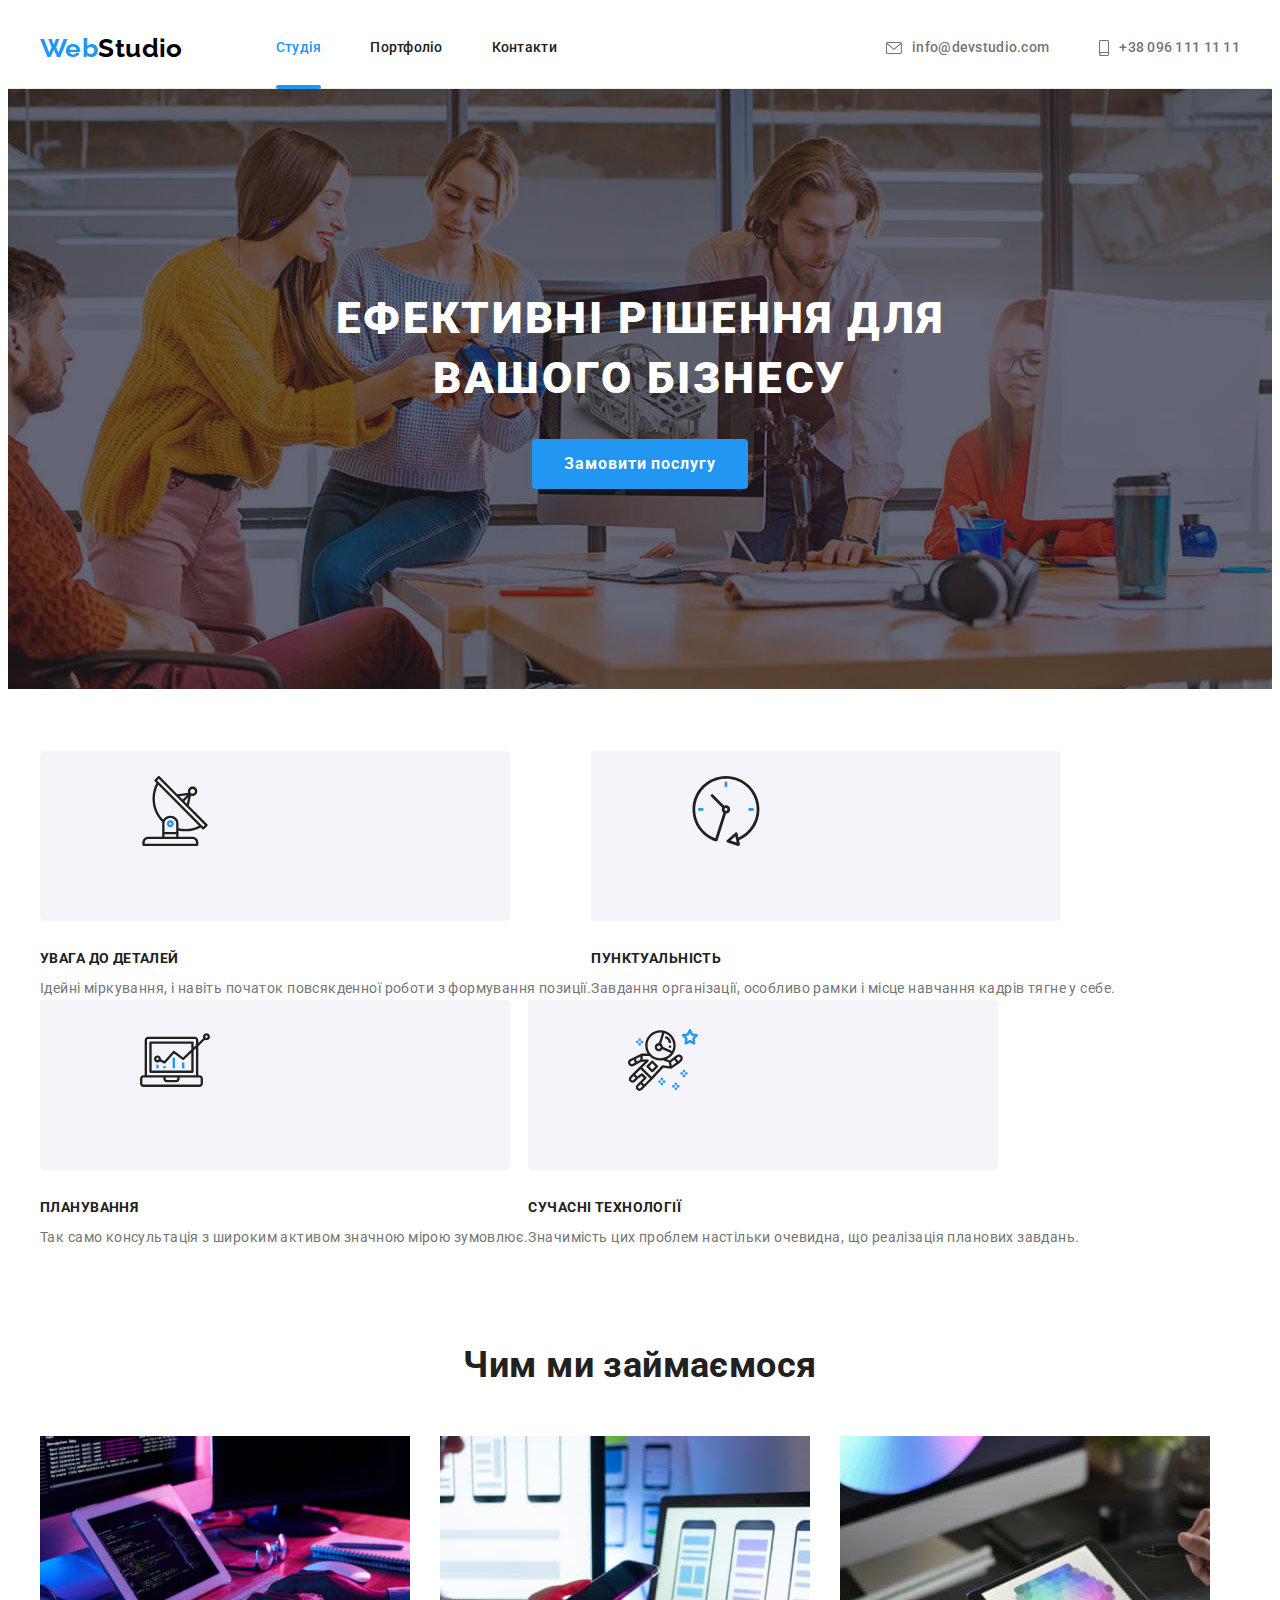
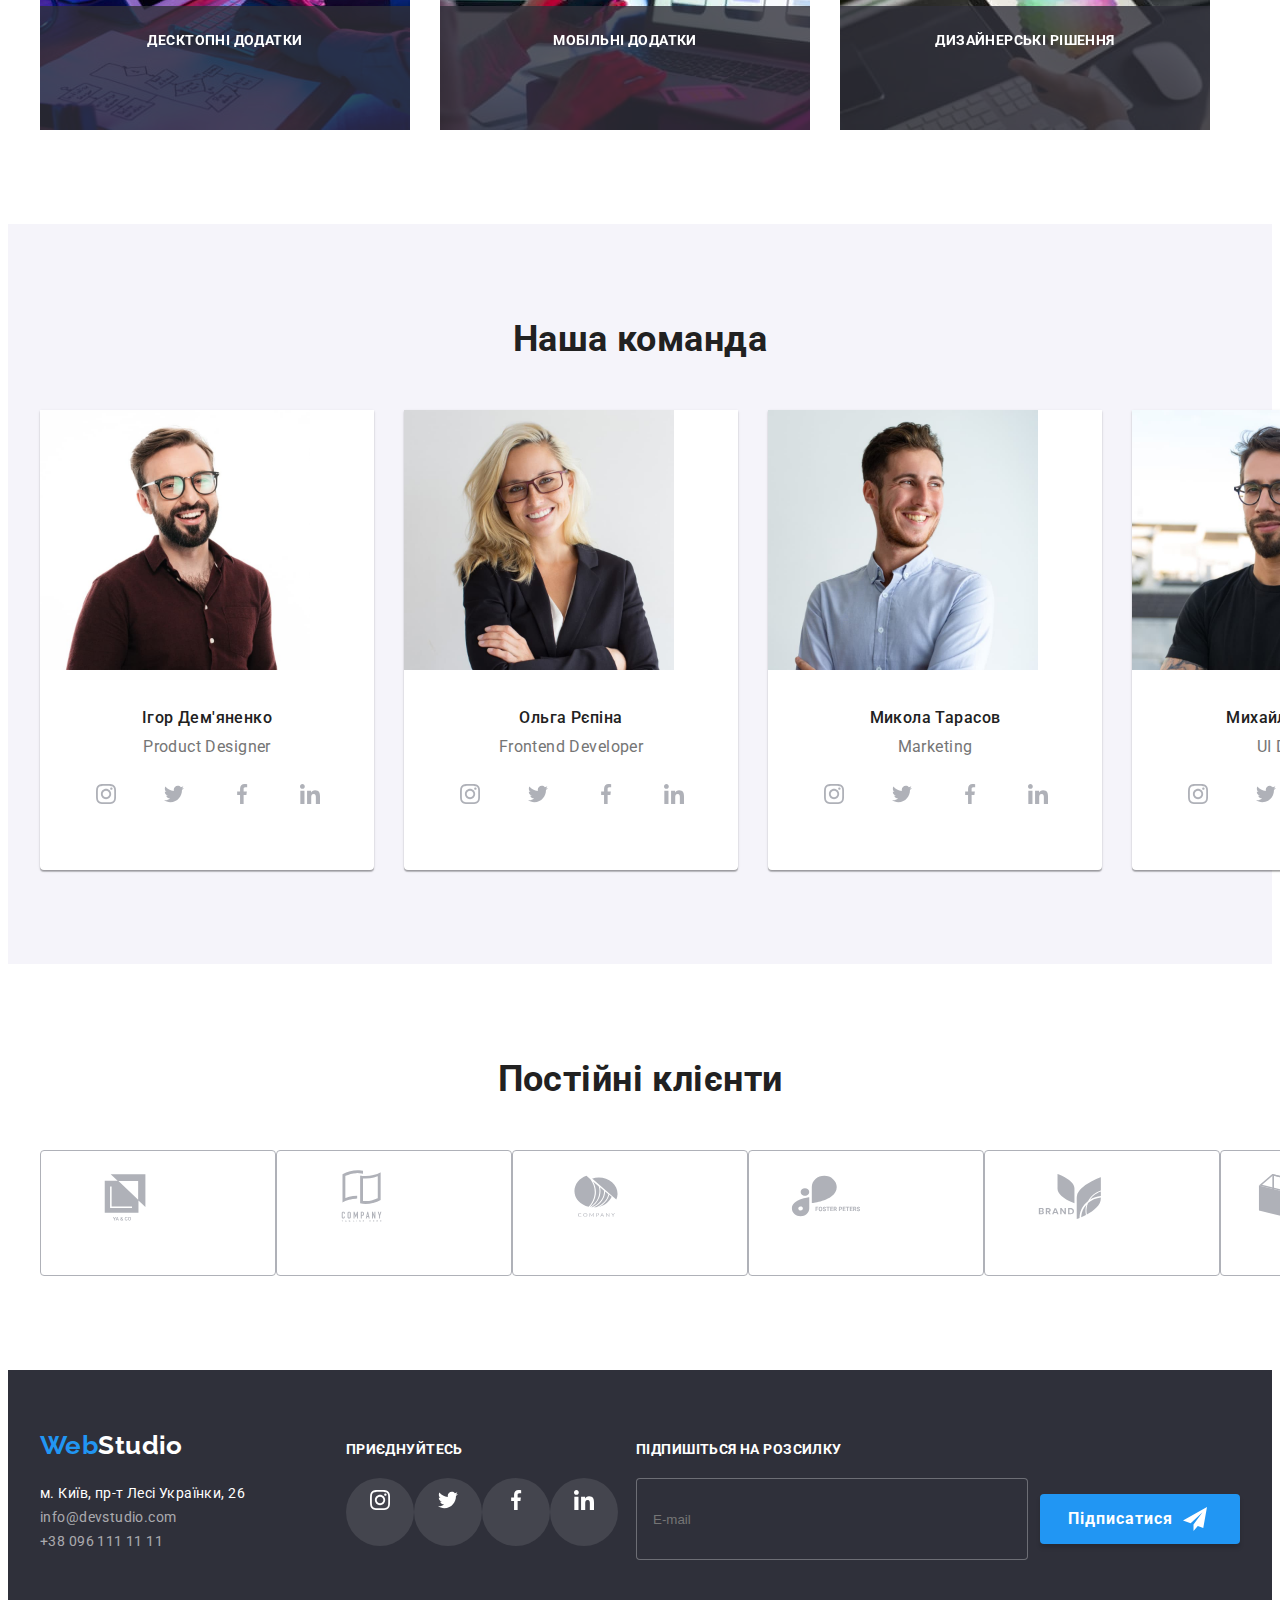
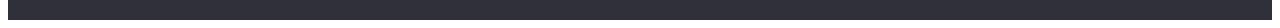
<file: index.html>
<!DOCTYPE html>
<html lang="uk">
<head>
    <meta charset="UTF-8">
    <meta http-equiv="X-UA-Compatible" content="IE=edge">
    <meta name="viewport" content="width=device-width, initial-scale=1.0">
    <title>Студія</title>
    <link rel="preconnect" href="https://fonts.googleapis.com">
    <link rel="preconnect" href="https://fonts.gstatic.com" crossorigin>
    <link href="https://fonts.googleapis.com/css2?family=Raleway:wght@700&family=Roboto:wght@400;500;700;900&display=swap" rel="stylesheet">
    <link rel="stylesheet" href="https://cdnjs.cloudflare.com/ajax/libs/modern-normalize/1.1.0/modern-normalize.min.css" integrity="sha512-wpPYUAdjBVSE4KJnH1VR1HeZfpl1ub8YT/NKx4PuQ5NmX2tKuGu6U/JRp5y+Y8XG2tV+wKQpNHVUX03MfMFn9Q==" crossorigin="anonymous" referrerpolicy="no-referrer" />
    <link rel="stylesheet" href="./css/styles.css">
</head>
<body>
    <header>
        <div class="container page-header">
            <nav class="main-nav">
                <a class="logo link" href="./index.html">Web<span class="logo-black">Studio</span></a>
                <ul class="site-nav list">
                    <li class="item"><a class="link current" href="./index.html">Студія</a></li>
                    <li class="item"><a class="link" href="./portfolio.html">Портфоліо</a></li>
                    <li class="item"><a class="link" href="#">Контакти</a></li>
                </ul>
            </nav>            
            <ul class="contact list">
                <li class="item">
                    <a class="contact link" href="mailto:info@devstudio.com">
                    <svg class="contact-icon" width="16" height="12">
                        <use href="./images/sprite.svg#envelope"></use>
                    </svg>
                    info@devstudio.com</a></li>
                <li class="item">
                    <a class="contact link" href="tel:+380961111111">
                        <svg class="contact-icon" width="10" height="16">
                        <use href="./images/sprite.svg#smartphone"></use>
                    </svg>                    
                    +38 096 111 11 11</a></li>
            </ul>
        </div>
    </header>
    <main>
        <section class="hero">
                <h1 class="hero-title">Ефективні рішення для вашого бізнесу</h1>
                <button class="hero-btn" type="button" data-modal-open>Замовити послугу</button>
                <div class="backdrop is-hidden" data-modal>
                    <div class="modal">
                        <button class="btn-close" data-modal-close>
                            <svg class="close-icon" width="18" height="18">
                                <use href="./images/sprite.svg#close"></use>
                            </svg>
                        </button>
                        <form class="modal-form">
                            <h2>Залиште свої дані, ми вам передзвонимо</h2>
                            <div class="modal-field">
                                <label class="modal-label" for="name">Ім'я</label>
                                <input class="modal-input" type="text" name="name" id="name" autocomplete="off">
                                <svg class="modal-icon" width="18" height="18">
                                    <use href="./images/sprite.svg#person"></use>
                                </svg>
                            </div>
                            <div class="modal-field">
                                <label class="modal-label" for="tel">Телефон</label>
                                <input class="modal-input" type="tel" name="tel" id="tel" autocomplete="off">
                                <svg class="modal-icon" width="18" height="18">
                                    <use href="./images/sprite.svg#phone"></use>
                                </svg>
                            </div>
                            <div class="modal-field">
                                <label class="modal-label" for="email">Пошта</label>
                                <input class="modal-input" type="email" name="email" id="email" autocomplete="off">
                                <svg class="modal-icon" width="18" height="18">
                                    <use href="./images/sprite.svg#email"></use>
                                </svg>
                            </div> 
                            <label class="modal-label" for="comment">Коментар</label>
                            <textarea class="modal-comment" name="comment" id="comment" placeholder="Введіть текст"></textarea>
                            <label class="check-label">
                                <input class="checkbox" type="checkbox" name="license" value="yes" />
                                <span class="check-icon"></span>
                                <!-- <svg class="check-icon" width="16" height="15">
                                    <use href="./images/sprite.svg#icon-check"></use>
                                </svg>  -->
                                Погоджуюся з розсилкою та приймаю
                                <a class="check-link" href="#">Умови договору</a>
                            </label>
                            <button class="btn-modal" type="submit">Відправити</button>
                        </form>
                    </div>
                </div>
        </section>
        <section class="features">
            <div class="container">
                <h2 class="visually-hidden">Наші переваги</h2>
                <ul class="list ">
                    <li>
                        <div class="features-bg">
                            <svg class="features-icon" width="70px" height="70px">
                                <use href="./images/sprite.svg#antenna"></use>
                            </svg>
                        </div>
                        <h3 class="features-title">Увага до деталей</h3>
                        <p>Ідейні міркування, і навіть початок повсякденної роботи з формування позиції.</p>
                    </li>
                    <li>
                        <div class="features-bg">
                            <svg class="features-icon" width="70px" height="70px">
                                <use href="./images/sprite.svg#clock"></use>
                            </svg>
                        </div>
                        <h3 class="features-title">Пунктуальність</h3>
                        <p>Завдання організації, особливо рамки і місце навчання кадрів тягне у себе.</p>
                    </li>
                    <li>
                        <div class="features-bg">
                            <svg class="features-icon" width="70px" height="70px">
                                <use href="./images/sprite.svg#diagram"></use>
                            </svg>
                        </div>
                        <h3 class="features-title">Планування</h3>
                        <p>Так само консультація з широким активом значною мірою зумовлює.</p>
                    </li>
                    <li>
                        <div class="features-bg">
                            <svg class="features-icon" width="70px" height="70px">
                                <use href="./images/sprite.svg#astronaut"></use>
                            </svg>
                        </div>
                        <h3 class="features-title">Сучасні технології</h3>
                        <p>Значимість цих проблем настільки очевидна, що реалізація планових завдань.</p>
                    </li>
                </ul>
            </div>
        </section>
        <section class="business section">
            <div class="container">
                <h2 class="section-title">Чим ми займаємося</h2>
                <ul class="list">
                    <li class="item">
                        <img src="./images/box1.jpg" alt="Алгоритми і коди на екрані" width="370" height="294">
                        <h3 class="business-description">Десктопні додатки</h3>
                    </li>
                    <li class="item">
                        <img src="./images/box2.jpg" alt="Людина працює за комп'ютером" width="370" height="294">
                        <h3 class="business-description">Мобільні додатки</h3>
                    </li>
                    <li class="item">
                        <img src="./images/box3.jpg" alt="Планшетка кольорів" width="370" height="294">
                        <h3 class="business-description">Дизайнерські рішення</h3>
                    </li>
                </ul>
            </div>
        </section>
        <section class="team section">
            <div class="container">
                <h2 class="section-title">Наша команда</h2>
                <ul class=" team list">
                <li class="team-card">
                    <img src="./images/teamcard1.jpg" alt="Хлопець в окулярах" width="270" height="260">
                    <h3>Ігор Дем'яненко</h3>
                    <p lang="en">Product Designer</p>
                    <ul class="team-social list">
                        <li>
                            <a class="link" href="#">
                                <svg class="icon" width="20" height="20">
                                    <use href="./images/sprite.svg#instagram"></use>
                                </svg>
                            </a>
                        </li>
                        <li>
                            <a class="link" href="#">
                                <svg class="icon" width="20" height="20">
                                    <use href="./images/sprite.svg#twitter"></use>
                                </svg>
                            </a>
                        </li>
                        <li>
                            <a class="link" href="#">
                                <svg class="icon" width="20" height="20">
                                    <use href="./images/sprite.svg#facebook"></use>
                                </svg>
                            </a>
                        </li>
                        <li>
                            <a class="link" href="#">
                                <svg class="icon" width="20" height="20">
                                    <use href="./images/sprite.svg#linkedin"></use>
                                </svg>
                            </a>
                        </li>
                    </ul>                   
                </li>
                <li class="team-card">
                    <img src="./images/teamcard2.jpg" alt="Білява дівчина в діловому костюмі" width="270" height="260">
                    <h3>Ольга Рєпіна</h3>
                    <p lang="en">Frontend Developer</p>
                    <ul class="team-social list">
                        <li>
                            <a class="link" href="#">
                                <svg class="icon" width="20" height="20">
                                    <use href="./images/sprite.svg#instagram"></use>
                                </svg>
                            </a>
                        </li>
                        <li>
                            <a class="link" href="#">
                                <svg class="icon" width="20" height="20">
                                    <use href="./images/sprite.svg#twitter"></use>
                                </svg>
                            </a>
                        </li>
                        <li>
                            <a class="link" href="#">
                                <svg class="icon" width="20" height="20">
                                    <use href="./images/sprite.svg#facebook"></use>
                                </svg>
                            </a>
                        </li>
                        <li>
                            <a class="link" href="#">
                                <svg class="icon" width="20" height="20">
                                    <use href="./images/sprite.svg#linkedin"></use>
                                </svg>
                            </a>
                        </li>
                    </ul>
                </li>
                <li class="team-card">
                    <img src="./images/teamcard3.jpg" alt="Хлопець посміхається" width="270" height="260">
                    <h3>Микола Тарасов</h3>
                    <p lang="en">Marketing</p>
                    <ul class="team-social list">
                        <li>
                            <a class="link" href="#">
                                <svg class="icon" width="20" height="20">
                                    <use href="./images/sprite.svg#instagram"></use>
                                </svg>
                            </a>
                        </li>
                        <li>
                            <a class="link" href="#">
                                <svg class="icon" width="20" height="20">
                                    <use href="./images/sprite.svg#twitter"></use>
                                </svg>
                            </a>
                        </li>
                        <li>
                            <a class="link" href="#">
                                <svg class="icon" width="20" height="20">
                                    <use href="./images/sprite.svg#facebook"></use>
                                </svg>
                            </a>
                        </li>
                        <li>
                            <a class="link" href="#">
                                <svg class="icon" width="20" height="20">
                                    <use href="./images/sprite.svg#linkedin"></use>
                                </svg>
                            </a>
                        </li>
                    </ul>
                </li>
                <li class="team-card">
                    <img src="./images/teamcard4.jpg" alt="Бородатий хлопець на вулиці" width="270" height="260">
                    <h3>Михайло Єрмаков</h3>
                    <p lang="en">UI Designer</p>
                    <ul class="team-social list">
                        <li>
                            <a class="link" href="#">
                                <svg class="icon" width="20" height="20">
                                    <use href="./images/sprite.svg#instagram"></use>
                                </svg>
                            </a>
                        </li>
                        <li>
                            <a class="link" href="#">
                                <svg class="icon" width="20" height="20">
                                    <use href="./images/sprite.svg#twitter"></use>
                                </svg>
                            </a>
                        </li>
                        <li>
                            <a class="link" href="#">
                                <svg class="icon" width="20" height="20">
                                    <use href="./images/sprite.svg#facebook"></use>
                                </svg>
                            </a>
                        </li>
                        <li>
                            <a class="link" href="#">
                                <svg class="icon" width="20" height="20">
                                    <use href="./images/sprite.svg#linkedin"></use>
                                </svg>
                            </a>
                        </li>
                    </ul>
                </li>
            </ul>
            </div>
        </section>
        <section class="clients section">
                    <div class="container">
                        <h2 class="section-title">Постійні клієнти</h2>
                        <ul class="clients-logo list">
                            <li>
                                <a class="clients-item link" href="#">
                                    <svg class="clients-icon" width="106px" height="60px">
                                        <use href="./images/sprite.svg#co1"></use>
                                    </svg>
                                </a>
                            </li>
                            <li>
                                <a class="clients-item link" href="#">
                                    <svg class="clients-icon" width="106px" height="60px">
                                        <use href="./images/sprite.svg#co2"></use>
                                    </svg>
                                </a>
                            </li>
                            <li>
                                <a class="clients-item link" href="#">
                                    <svg class="clients-icon" width="106px" height="60px">
                                        <use href="./images/sprite.svg#co3"></use>
                                    </svg>
                                </a>
                            </li>
                            <li>
                                <a class="clients-item link" href="#">
                                    <svg class="clients-icon" width="106px" height="60px">
                                        <use href="./images/sprite.svg#co4"></use>
                                    </svg>
                                </a>
                            </li>
                            <li>
                                <a class="clients-item link" href="#">
                                    <svg class="clients-icon" width="106px" height="60px">
                                        <use href="./images/sprite.svg#co5"></use>
                                    </svg>
                                </a>
                            </li>
                            <li>
                                <a class="clients-item link" href="#">
                                    <svg class="clients-icon" width="106px" height="60px">
                                        <use href="./images/sprite.svg#co6"></use>
                                    </svg>
                                </a>
                            </li>
                        </ul>
                    </div>
        </section>
    </main>
    <footer class="footer">
        <div class="container">
           <div class="address-box">
            <a class="logo link" href="./index.html">Web<span class="logo-white">Studio</span></a>
            <address class="address">
                <ul class="list">
                    <li><a class="maps link" href="https://goo.gl/maps/UFJSVbyNA3431gMz5" target="_blank"
                            rel="noopener noreferrer nofollow">
                            м. Київ, пр-т Лесі Українки, 26</a></li>
                    <li><a class="footer-contact link" href="mailto:info@devstudio.com">info@devstudio.com</a></li>
                    <li><a class="footer-contact link" href="tel:+380961111111">+38 096 111 11 11</a></li>
                </ul>
            </address>
           </div>
            <div class="footer-social">
                <h2>Приєднуйтесь</h2>
                <ul class="list">
                    <li>
                        <a class="link" href="">
                            <svg class="footer-icon" width="20" height="20">
                                <use href="./images/sprite.svg#instagram"></use>
                            </svg>
                        </a>
                    </li>
                    <li>
                        <a class="link" href="">
                            <svg class="footer-icon" width="20" height="20">
                                <use href="./images/sprite.svg#twitter"></use>
                            </svg>
                        </a>
                    </li>
                    <li>
                        <a class="link" href="">
                            <svg class="footer-icon" width="20" height="20">
                                <use href="./images/sprite.svg#facebook"></use>
                            </svg>
                        </a>
                    </li>
                    <li>
                        <a class="link" href="">
                            <svg class="footer-icon" width="20" height="20">
                                <use href="./images/sprite.svg#linkedin"></use>
                            </svg>
                        </a>
                    </li>
                </ul>
            </div>
            <form class="footer-form" autocomplete="off">
                <h2>Підпишіться на розсилку</h2>
                <div class="footer-field">
                    <label>
                        <input class="footer-input" placeholder="E-mail" type="email" name="email">
                    </label>
                    <button class="btn-send" type="submit">Підписатися
                        <svg class="icon-send" width="24" height="24">
                            <use href="./images/sprite.svg#icon-send"></use>
                        </svg>
                    </button>
                </div>
            </form>           
        </div>
    </footer>
    <script src="./js/modal.js"></script>
</body>
</html>
</file>
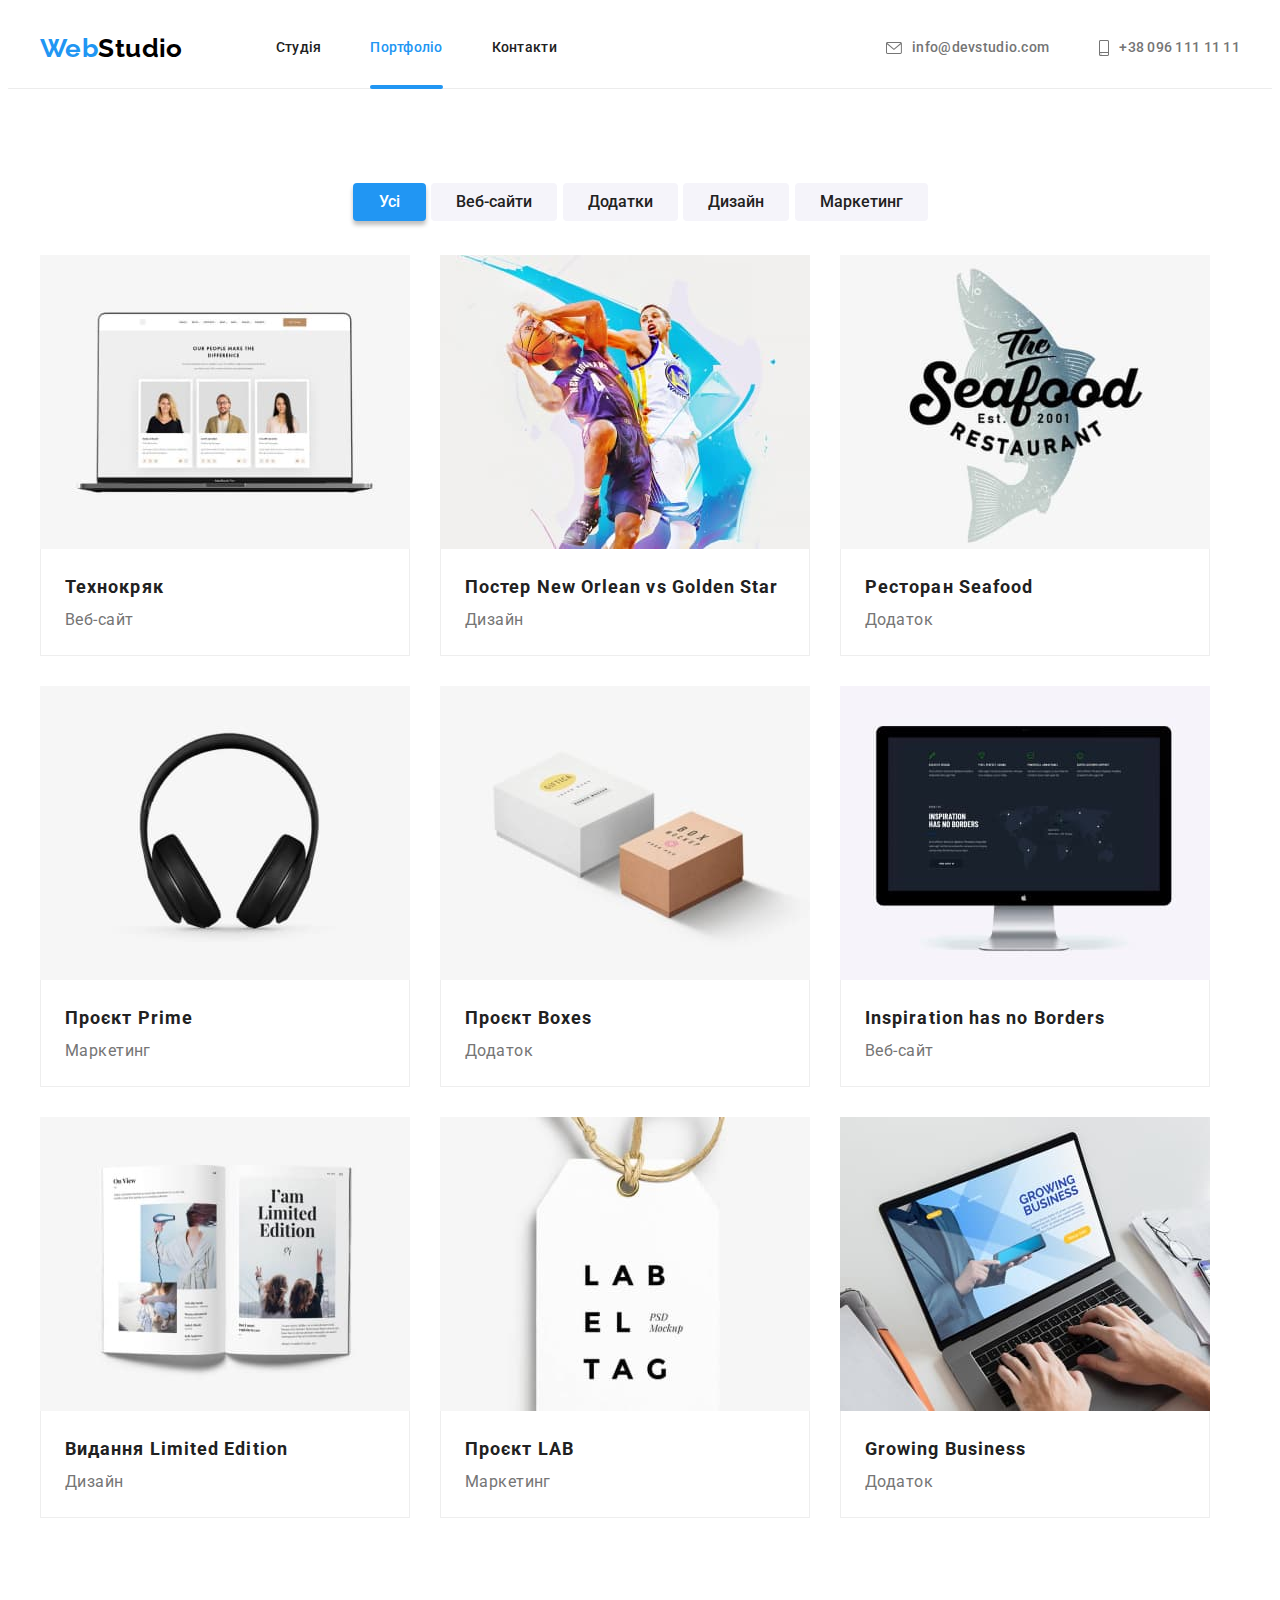
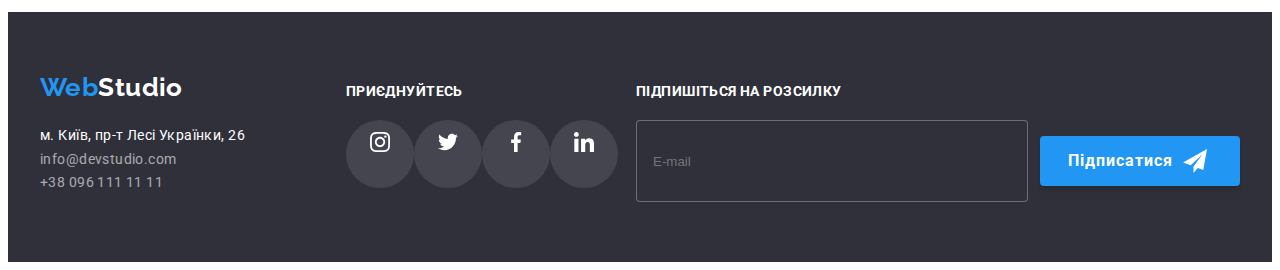
<file: portfolio.html>
<!DOCTYPE html>
<html lang="uk">
<head>
    <meta charset="UTF-8">
    <meta http-equiv="X-UA-Compatible" content="IE=edge">
    <meta name="viewport" content="width=device-width, initial-scale=1.0">
    <title>Студія</title>
    <link rel="preconnect" href="https://fonts.googleapis.com">
    <link rel="preconnect" href="https://fonts.gstatic.com" crossorigin>
    <link href="https://fonts.googleapis.com/css2?family=Raleway:wght@700&family=Roboto:wght@400;500;700;900&display=swap" rel="stylesheet">
    <link rel="stylesheet" href="https://cdnjs.cloudflare.com/ajax/libs/modern-normalize/1.1.0/modern-normalize.min.css" integrity="sha512-wpPYUAdjBVSE4KJnH1VR1HeZfpl1ub8YT/NKx4PuQ5NmX2tKuGu6U/JRp5y+Y8XG2tV+wKQpNHVUX03MfMFn9Q==" crossorigin="anonymous" referrerpolicy="no-referrer" />
    <link rel="stylesheet" href="./css/styles.css">
</head>
<body>
<header>
    <div class="container page-header">
        <nav class="main-nav">
            <a class="logo link" href="./index.html">Web<span class="logo-black">Studio</span></a>
            <ul class="site-nav list">
                <li class="item"><a class="link" href="./index.html">Студія</a></li>
                <li class="item"><a class="link current" href="./portfolio.html">Портфоліо</a></li>
                <li class="item"><a class="link" href="#">Контакти</a></li>
            </ul>
        </nav>
        <ul class="contact list">
            <li class="item">
                <a class="contact link" href="mailto:info@devstudio.com">
                    <svg class="contact-icon" width="16" height="12">
                        <use href="./images/sprite.svg#envelope"></use>
                    </svg>
                    info@devstudio.com</a>
            </li>
            <li class="item">
                <a class="contact link" href="tel:+380961111111">
                    <svg class="contact-icon" width="10" height="16">
                        <use href="./images/sprite.svg#smartphone"></use>
                    </svg>
                    +38 096 111 11 11</a>
            </li>
        </ul>
    </div>
</header>
    <main>
        <section class="portfolio section">
        <div class="container">
                <h1 class="visually-hidden">Наші роботи</h1>
                <ul class="radio-btn list">
                    <li class="item"><button class="btn current" type="button">Усі</button></li>
                    <li class="item"><button class="btn" type="button">Веб-сайти</button></li>
                    <li class="item"><button class="btn" type="button">Додатки</button></li>
                    <li class="item"><button class="btn" type="button">Дизайн</button></li>
                    <li class="item"><button class="btn" type="button">Маркетинг</button></li>
                </ul>
                <ul class="work-card list">
                    <li class="item"><a class="works link" href="#">
                            <div class="work-thumb">
                                <img src="./images/tehnokryak.jpg" alt="Сторінка компанії" width="370" height="294">
                                <div class="work-overlay">
                                    <p class="info">
                                        Ресурс пропонує комплексні пропозиції з різним рівнем функціоналу та сервісів. Все це дозволить відвідувачу отримати
                                        вичерпні відомості про компанію чи приватну особу.
                                    </p>
                                </div>
                            </div>
                            <div class="description">
                                <h2>Технокряк</h2>
                                <p>Веб-сайт</p>
                            </div>
                        </a>
                    </li>
                    <li class="item"><a class="works link" href="#">
                            <div class="work-thumb">
                                <img src="./images/poster.jpg" alt="Баскетболісти" width="370" height="294">
                                <div class="work-overlay">
                                    <p class="info">
                                        Ресурс пропонує комплексні пропозиції з різним рівнем функціоналу та сервісів. Все це дозволить відвідувачу
                                        отримати
                                        вичерпні відомості про компанію чи приватну особу.
                                    </p>
                                </div>
                            </div>
                            <div class="description">
                                <h2>Постер New Orlean vs Golden Star</h2>
                                <p>Дизайн</p>
                            </div>
                        </a>
                    </li>
                    <li class="item"><a class="works link" href="#">
                            <div class="work-thumb">
                                <img src="./images/seafood.jpg" alt="Логотип си фуд ресторана" width="370" height="294">
                                <div class="work-overlay">
                                    <p class="info">
                                        Ресурс пропонує комплексні пропозиції з різним рівнем функціоналу та сервісів. Все це дозволить відвідувачу
                                        отримати
                                        вичерпні відомості про компанію чи приватну особу.
                                    </p>
                                </div>
                            </div>
                            <div class="description">
                                <h2>Ресторан Seafood</h2>
                                <p>Додаток</p>
                           </div> 
                        </a>
                    </li>
                    <li class="item"><a class="works link" href="#">
                            <div class="work-thumb">
                                <img src="./images/prime.jpg" alt="Навушники" width="370" height="294">
                                <div class="work-overlay">
                                    <p class="info">
                                        Ресурс пропонує комплексні пропозиції з різним рівнем функціоналу та сервісів. Все це дозволить відвідувачу
                                        отримати
                                        вичерпні відомості про компанію чи приватну особу.
                                    </p>
                                </div>
                            </div>
                            <div class="description">
                                <h2>Проєкт Prime</h2>
                                <p>Маркетинг</p>
                            </div>
                        </a>
                    </li>
                    <li class="item"><a class="works link" href="#">
                            <div class="work-thumb">
                                <img src="./images/boxes.jpg" alt="Дві коробки" width="370" height="294">
                                <div class="work-overlay">
                                    <p class="info">
                                        Ресурс пропонує комплексні пропозиції з різним рівнем функціоналу та сервісів. Все це дозволить відвідувачу
                                        отримати
                                        вичерпні відомості про компанію чи приватну особу.
                                    </p>
                                </div>
                            </div>
                            <div class="description">
                                <h2>Проєкт Boxes</h2>
                                <p>Додаток</p>
                           </div>
                        </a>
                    </li>
                    <li class="item"><a class="works link" href="#">
                            <div class="work-thumb">
                                <img src="./images/border.jpg" alt="Монітор" width="370" height="294">
                                <div class="work-overlay">
                                    <p class="info">
                                        Ресурс пропонує комплексні пропозиції з різним рівнем функціоналу та сервісів. Все це дозволить відвідувачу
                                        отримати
                                        вичерпні відомості про компанію чи приватну особу.
                                    </p>
                                </div>
                            </div>
                            <div class="description">
                                <h2>Inspiration has no Borders</h2>
                                <p>Веб-сайт</p>
                            </div>
                        </a>
                    </li>
                    <li class="item"><a class="works link" href="#">
                           <div class="work-thumb">
                            <img src="./images/book.jpg" alt="Розгорнута книга" width="370" height="294">
                            <div class="work-overlay">
                                <p class="info">
                                    Ресурс пропонує комплексні пропозиції з різним рівнем функціоналу та сервісів. Все це дозволить відвідувачу
                                    отримати
                                    вичерпні відомості про компанію чи приватну особу.
                                </p>
                            </div>
                           </div>
                            <div class="description">
                                <h2>Видання Limited Edition</h2>
                                <p>Дизайн</p>
                            </div>
                        </a>
                    </li>
                    <li class="item"><a class="works link" href="#">
                            <div class="work-thumb">
                                <img src="./images/lab.jpg" alt="Лейбл" width="370" height="294">
                                <div class="work-overlay">
                                    <p class="info">
                                        Ресурс пропонує комплексні пропозиції з різним рівнем функціоналу та сервісів. Все це дозволить відвідувачу
                                        отримати
                                        вичерпні відомості про компанію чи приватну особу.
                                    </p>
                                </div>
                            </div>
                            <div class="description">
                                <h2>Проєкт LAB</h2>
                                <p>Маркетинг</p>
                            </div>
                        </a>
                    </li>
                    <li class="item"><a class="works link" href="#">
                            <div class="work-thumb">
                                <img src="./images/business.jpg" alt="Ноутбук" width="370" height="294">
                                <div class="work-overlay">
                                    <p class="info">
                                        Ресурс пропонує комплексні пропозиції з різним рівнем функціоналу та сервісів. Все це дозволить відвідувачу
                                        отримати
                                        вичерпні відомості про компанію чи приватну особу.
                                    </p>
                                </div>
                            </div>
                            <div class="description">
                                <h2>Growing Business</h2>
                                <p>Додаток</p>
                            </div>
                        </a>
                    </li>
                </ul>
        </div>
        </section>

    </main>
    <footer class="footer">
        <div class="container">
            <div class="address-box">
                <a class="logo link" href="./index.html">Web<span class="logo-white">Studio</span></a>
                <address class="address">
                    <ul class="list">
                        <li><a class="maps link" href="https://goo.gl/maps/UFJSVbyNA3431gMz5" target="_blank"
                                rel="noopener noreferrer nofollow">
                                м. Київ, пр-т Лесі Українки, 26</a></li>
                        <li><a class="footer-contact link" href="mailto:info@devstudio.com">info@devstudio.com</a></li>
                        <li><a class="footer-contact link" href="tel:+380961111111">+38 096 111 11 11</a></li>
                    </ul>
                </address>
            </div>
            <div class="footer-social">
                <h2>Приєднуйтесь</h2>
                <ul class="list">
                    <li>
                        <a class="link" href="">
                            <svg class="footer-icon" width="20" height="20">
                                <use href="./images/sprite.svg#instagram"></use>
                            </svg>
                        </a>
                    </li>
                    <li>
                        <a class="link" href="">
                            <svg class="footer-icon" width="20" height="20">
                                <use href="./images/sprite.svg#twitter"></use>
                            </svg>
                        </a>
                    </li>
                    <li>
                        <a class="link" href="">
                            <svg class="footer-icon" width="20" height="20">
                                <use href="./images/sprite.svg#facebook"></use>
                            </svg>
                        </a>
                    </li>
                    <li>
                        <a class="link" href="">
                            <svg class="footer-icon" width="20" height="20">
                                <use href="./images/sprite.svg#linkedin"></use>
                            </svg>
                        </a>
                    </li>
                </ul>
            </div>
            <form class="footer-form" autocomplete="off">
                <h2>Підпишіться на розсилку</h2>
                <div class="footer-field">
                    <label>
                        <input class="footer-input" placeholder="E-mail" type="email" name="email">
                    </label>
                    <button class="btn-send" type="submit">Підписатися
                        <svg class="icon-send" width="24" height="24">
                            <use href="./images/sprite.svg#icon-send"></use>
                        </svg>
                    </button>
                </div>
            </form>
        </div>
    </footer>
</body>
</html>
</file>
<file: css/styles.css>
﻿:root {
    --primary-font-weight: 400;
    --secondary-font-weight: 500;
    --title-font-weight: 700;

    --primary-font-size: 14px;
    --secondary-font-size: 16px;
       
    --accent-color: #2196F3;
    --active-accent-color: #188CE8;
    --black-color:  #000000;
    --primary-white-color: #FFFFFF;
    --secondary-white-color: rgba(255, 255, 255, 0.6);
    --main-text-color: #757575;
    --title-text-color: #212121;

    --background-white: #F5F5F5;
    --background-black: #2F303A;
    --primary-background: #F5F4FA;
    --secondary-background: #EEEEEE;

    --border-color: #ECECEC;
    }

body {
    font-family: 'Roboto', sans-serif;
    /*font-weight: var(--primary-font-weight); 400 normal РАБОТАЕТ ОТ БРАУЗЕРА*/
    font-size: var(--primary-font-size);
    line-height: 1.7;
    letter-spacing: 0.03em;

    background-color: var(--primary-white-color);
    color: var(--main-text-color);
}

/* УТИЛИТЫ */
h1, h2, h3, h4, h5, h6, 
p {
    margin-top: 0;
    margin-bottom: 0;
}   
.list {
    margin: 0;
    padding: 0;
    list-style: none;    
}
.link {
text-decoration: none;
}

.container {
    width: 1200px;
    padding-right: 15px;
    padding-left: 15px;
    margin-left: auto;
    margin-right: auto;
}

/*Header and Footer*/
header {
    border-bottom: 1px solid var(--border-color);
}
.page-header {
    display: flex;
    align-items: center;
    /* padding-top: 24px;
    padding-bottom: 25px; */
}


/* Logo */
.logo { 
    margin-right: 93px;
    /* ВОПРОС
        display: block;
        padding-top: 24px;
        padding-bottom: 25px; хотела увеличить площадь ссылки, как у Репеты, но паддинги элементов и контейнера суммируются , а, считаю, для размера контейнера грамотнее ставить паддинги .page-header, а не устанавливать размер за счет паддингов ссылок. Как сделать и грамотно и площадь ссылок увеличить? */

    font-family: 'Raleway', sans-serif;
    font-weight: var(--title-font-weight);
    font-size: 26px;
    line-height: 1.19;
    color: var(--accent-color);

    transition: color 250ms cubic-bezier(0.4, 0, 0.2, 1);
    }
.logo-black {
    color: var(--black-color);
    transition: color 250ms cubic-bezier(0.4, 0, 0.2, 1);
    }
.logo-white {
    color: var(--primary-white-color);
    transition: color 250ms cubic-bezier(0.4, 0, 0.2, 1);
    }
.logo:hover, 
.logo:focus {
    color: var(--active-accent-color);
    }

.logo-black:hover,
.logo-black:focus,
.logo-white:hover,
.logo-white:focus {
    color: var(--active-accent-color);
    }


/* Site nav*/
.main-nav {
    display: flex;
    align-items: center;
}
.site-nav {
    
    display: flex;
    min-width: 281px;
    justify-content: space-between;
}
.site-nav .link {
    display: inline-block;
    padding-top: 32px;
    padding-bottom: 32px;
    font-weight: var(--secondary-font-weight);
    line-height: 1.14;
    letter-spacing: 0.02em;
    color: var(--title-text-color);

    transition: color 250ms cubic-bezier(0.4, 0, 0.2, 1);
}
.site-nav .link:hover,
.site-nav .link:focus {
    color: var(--accent-color);
}
.site-nav .link.current {
    color: var(--accent-color);
}
.site-nav .current {
    position:relative;
}

.site-nav .current::after {
    content: "";
    position: absolute;
    bottom: -1px;
    right: 0px;    
    width: 100%;
    height: 4px;
    background-color: rgba(33, 150, 243, 1);
    border-radius: 2px;
}


/*Contacts*/
.contact.list {
    display: flex;
    align-items: center;
    margin-left: auto;    
}
.contact.list .item:not(:last-child) {
    margin-right: 50px;    
}
.contact {
    font-weight: var(--secondary-font-weight);
    line-height: 1.14;
    letter-spacing: 0.02em;
    color: var(--main-text-color); 

    transition: color 250ms cubic-bezier(0.4, 0, 0.2, 1);
}    
 
.contact:hover,
.contact:focus {
    color: var(--accent-color);
}

.contact-icon {
    margin-right: 10px;
    align-items: center;
    fill: currentColor;
}
.contact.link {
    display: flex;
    align-items: center;
}
/*
.contact-icon:hover,
.contact-icon:focus {
    fill: var(--accent-color);
}*/




/*Footer*/
.footer {
    padding-top: 60px;
    padding-bottom: 60px;
    background-color: var(--background-black);
}
.footer .container {
    display: flex;
    align-items: baseline;
}

.address-box {
    margin-right: 70px;
}
.address {
    font-style: normal;
    margin-top: 20px;
} 
.maps {
    color: var(--primary-white-color); 
    transition: color 250ms cubic-bezier(0.4, 0, 0.2, 1);
}
.footer-contact {
    color: var(--secondary-white-color);
    transition: color 250ms cubic-bezier(0.4, 0, 0.2, 1);
}
.footer .link:hover,
.footer .link:focus {
    color: var(--accent-color);
}

/* footer SOCIAL */
.footer-social h2 {
    margin-bottom: 20px;
    font-size: 14px;
    font-weight: var(--title-font-weight);
    line-height: 1.14;
    text-transform: uppercase;

    color: var(--primary-white-color);
}

.footer-social .list {
    display: inline-flex;
    width: 206px;
    padding: 0;
    margin: 0;
    justify-content: space-between;
}

.footer-social .link {
    display: block;
    padding: 12px;
    width: 44px;
    height: 44px;
    color: var(--primary-white-color);
    text-align: center;

    border-radius: 50%;
    background-color: rgba(255, 255, 255, 0.1);

    transition: background-color 250ms cubic-bezier(0.4, 0, 0.2, 1);
}
/*.footer-social .link:not(:last-child) {
    margin-right: 10px;
}*/

.footer-social .link:hover {
    background-color: var(--accent-color);
    color: var(--primary-white-color);
}
.footer-icon {
    fill: currentColor;
}

/* Footer input */
.footer-form {
   margin-left: auto;
}
.footer-form h2 {
    margin-bottom: 20px;
    font-weight: var(--title-font-weight);
    font-size: 14px;
    line-height: 1.14;
    text-transform: uppercase;
    color: var(--primary-white-color);
}
.footer-field {
    display: flex;
    align-items: center;
    text-align: center;
}

.footer-input {
        width: 358px;
        height: 50px;
        padding: 15px 16px;
        border: 1px solid rgba(255, 255, 255, 0.3);
        /* filter: drop-shadow(0px 4px 4px rgba(0, 0, 0, 0.15)); */
        border-radius: 4px;
        background: var(--background-black);
}
.btn-send {
    display: flex;
    align-items: center;
    text-align: center;

    margin-left: 12px; 
    padding: 10px 28px;   
    width: 200px;
    height: 50px;
    background: #2196F3;
    box-shadow: 0px 4px 4px rgba(0, 0, 0, 0.15);
    border-radius: 4px;
    border: 0;

    font-family: 'Roboto';
    font-weight: var(--title-font-weight);
    font-size: 16px;
    line-height: 1.88;
    letter-spacing: 0.06em;
    color: var(--primary-white-color);
}
.btn-send:hover,
.btn-send:focus {
    background-color: var(--active-accent-color);
}
.icon-send {
margin-left: 10px;
}




/*Hero*/
.hero {
    max-width: 1600px;
    margin-left: auto;
    margin-right: auto;

    padding-top: 200px;
    padding-bottom: 200px;

    background-color: #C4C4C4;;
    text-align: center;

    background-image: linear-gradient(to right, rgba(47, 48, 58, 0.4), rgba(47, 48, 58, 0.4)),
    url(../images/corp.jpg);
    background-size: cover;
    background-position: center;
    background-repeat: no-repeat;
    }

.hero-title {
    margin: 0 auto 30px;
    width: 696px;
    /*min-height: 120px;*/
    text-align: center;


    font-weight: 900;
    font-size: 44px;
    line-height: 1.36;    
    letter-spacing: 0.06em;
    text-transform: uppercase;
    color: var(--primary-white-color);
}

.hero-btn {
    border-radius: 4px;
    border: 0;
    padding: 10px 32px;
    min-width: 216px;
    /* ВОПРОС
     не смогла побeдить размер кнопки, на один пробел она больше */
    text-align: center;

    cursor: pointer;
    font-family: inherit;
    font-weight: var(--title-font-weight);
    font-size: var(--secondary-font-size);
    line-height: 1.88;    
    text-align: center;
    letter-spacing: 0.06em;    
    color: var(--primary-white-color);
    background-color: var(--accent-color); 
    
    transition: background-color 250ms cubic-bezier(0.4, 0, 0.2, 1);
}

.hero-btn:hover,
.hero-btn:focus {
    /* color: var(--primary-white-color); */
    background-color: var(--active-accent-color);
}

.backdrop {
    position: fixed;
    width: 100%;
    height: 100%;
    left: 0px;
    top: 0px;
    opacity: 1;
    transform: translate (100%);

    background: rgba(0, 0, 0, 0.2);

    transition: opacity 250ms cubic-bezier(0.4, 0, 0.2, 1);   
}

.backdrop.is-hidden {
    opacity: 0;
    pointer-events: none;
}
.backdrop.is-hidden .modal {
    transform: translate(-50%, -50%) scale(0.9);
}

.modal {
    position: absolute;
    top: 50%;
    left: 50%;
    
    width: 528px;
    height: 581px;            
    
    background: #FFFFFF;
    box-shadow: 0px 1px 3px rgba(0, 0, 0, 0.12), 0px 1px 1px rgba(0, 0, 0, 0.14), 0px 2px 1px rgba(0, 0, 0, 0.2);
    border-radius: 4px;

    opacity: 1;

    transform: translate(-50%, -50%) scale(1);
    transition: transform 250ms cubic-bezier(0.4, 0, 0.2, 1);
}

.btn-close {
    position: absolute;
    display: inline-flex;
    align-items: center;
    right: 8px;
    top: 8px;
    width: 30px;
    height: 30px;
    padding: 5px;
    background-color: var(--primary-white-color);
    border-radius: 50%;
    border: 1px solid rgba(0, 0, 0, 0.1);
    
}

/* .btn-close {
    position: absolute;
    right: 8px;
    top: 8px;
    width: 30px;
    height: 30px;
    padding: 6px;
    background-color: var(--primary-white-color);
    border-radius: 50%;
    border: 1px solid rgba(0, 0, 0, 0.1);
    background-image: url(../images/close.svg);
    background-size: contain;
    background-repeat: no-repeat;
    cursor: pointer;
}*/

.btn-close:hover,
.btn-close:focus {
    color: var(--accent-color);
}
 .close-icon {
    fill: currentColor;
}

/* MODAL FORM */
.modal-form {
    /* width: 528px;
    height: 581px; */
    width: 100%;
    height: 100%;
    padding-top: 40px; 
    padding-right: 39px; 
    padding-bottom: 40px;
    padding-left: 41px;
}
.modal-form h2 {
    width: 100%;
    margin-bottom: 12px;
    font-weight: var(--title-font-weight);
    font-size: 20px;
    line-height: 1.15;
    text-align: center;
    letter-spacing: 0.03em;
    color: var(--title-text-color);
}
.modal-field {
    position: relative;

}
.modal-label {
    /* position: absolute;
        top: 50%;
        left: 42px;
        transform: translate(-40px, -40px); */

    display: block;
    text-align: left;
    margin-bottom: 4px;

    font-size: 12px;
    line-height: 1.17;
    letter-spacing: 0.01em;
    color: var(--main-text-color);
}
.modal-input {    
    width: 448px;
    height: 40px;
    padding-left: 42px;
    margin-bottom: 10px;
   
    border: 1px solid rgba(33, 33, 33, 0.2);
    border-radius: 4px;

    transition: border 250ms cubic-bezier(0.4, 0, 0.2, 1);
}
.modal-input:focus,
.modal-input:hover {
    border: 1px solid var(--accent-color);
}
.modal-input:focus + .modal-icon {
    fill: var(--accent-color);
}
.modal-icon {
    position: absolute;
    bottom: 11px;
    left: 12px;
    transform: translateY(-50%);

    fill:var(--title-text-color);
}
.modal-comment {
    resize: none;   
    padding: 12px 16px;   
    width: 100%;
    height: 120px;
    border: 1px solid rgba(33, 33, 33, 0.2);
    border-radius: 4px;
}
.modal-comment:focus,
.modal-comment:hover {
    border: 1px solid var(--accent-color);
}

.check-label {
    position: relative;
    display: inline-block;
    
    
    padding-left: 20px;
    margin-top: 10px;
    /* margin-bottom: 20px; */
    color: var(--main-text-color);
}

.check-icon {
    position: absolute;
    top: 4px;
    left: -3px;

    display: inline-block;
    width: 16px;
    height: 15px;  
    border-radius: 2px; 
    border: 2px solid var(--black-color);
    
}
.checkbox:checked + .check-icon {
    background-color: var(--accent-color);
    background-image: url(../images/icon-check.svg);
    background-repeat: no-repeat;
    background-size: contain;
    background-position: center;
    /* background-origin: border-box; */
    border: 2px solid var(--accent-color);
}


/* .visually-hidden*/ 
.checkbox {
    position: absolute;
    white-space: nowrap;
    width: 1px;
    height: 1px;
    overflow: hidden;
    border: 0;
    padding: 0;
    clip: rect(0 0 0 0);
    clip-path: inset(50%);
    margin: -1px;
}
.check-link {
    color: var(--accent-color);   
}
.btn-modal {    
    display: flex;
    align-items: center;
    text-align: center;
    margin-left: auto;
    margin-right: auto;
    margin-top: 30px;
    
    padding: 10px 52px;
    width: 200px;
    height: 50px;    

    background: #2196F3;
    box-shadow: 0px 4px 4px rgba(0, 0, 0, 0.15);
    border-radius: 4px;
    border: none;

    font-family: inherit;
    font-weight: var(--title-font-weight);
    font-size: 16px;
    line-height: 1.88;
    letter-spacing: 0.06em;
    color: var(--primary-white-color);
}
.btn-modal:focus,
.btn-modal:hover {
    background-color: var(--active-accent-color);
}




/* Features */
.features {     
    padding-top: 62px;
}
.features .list {
    display: flex;
    flex-wrap: wrap;
}
.features li {
    width: calc((100%-90)/4);
}

/*h2*/
.visually-hidden {
    position: absolute;
    white-space: nowrap;
    width: 1px;
    height: 1px;
    overflow: hidden;
    border: 0;
    padding: 0;
    clip: rect(0 0 0 0);
    clip-path: inset(50%);
    margin: -1px;
}
/* ICONs box */
.features-bg {
    width: 270px;
    height: 120px;
    padding: 25px 100px;
    background-color: var(--primary-background);
    margin-bottom: 30px;
    border-radius: 4px;    
    /* box-shadow: 0px 4px 4px rgba(0, 0, 0, 0.25); */
}


/*h3*/
.features-title {
    font-weight: var(--title-font-weight);
    font-size: inherit;
    line-height: 1.14;
    text-transform: uppercase;    
    color: var(--title-text-color); 

    margin-bottom: 10px;
}
/*.features p*/


/*SECTION: Business and Team*/
.section {
    padding-top: 94px;
    padding-bottom: 94px;
}

/*H2*/
.section-title {
    font-weight: var(--title-font-weight);
    font-size: 36px;
    line-height: 1.17;
    text-align: center;  
    color: var(--title-text-color);
    
    margin-bottom: 50px ;    
}

/* Business */
.business .list {
    display: flex;
}
.business .item {
    position: relative;
}
.business .item:not(:last-child) {
      margin-right: 30px;
}
.business img {
    display: block;
}
.business-description {
    position: absolute;
    left: 0;
    bottom: 0;
    width: 100%;
    height: 70px;
    background-color: rgba(47, 48, 58, 0.8);
    padding: 27px 0;
    text-align: center;
        
    font-weight: var(--title-font-weight);
    font-size: var(--primary-font-size);
    line-height: 1.14;    
    /* letter-spacing: 0.03em;
    text-align: center; */
    text-transform: uppercase;

    color: rgba(255, 255, 255, 1);    
}


/* Team */
.team.section {
    background-color: var(--primary-background);
}

.team.list {
    display: flex;
}

.team-card:not(:last-child) {
    margin-right: 30px;
}
.team-card {    
    background-color:var(--primary-white-color);

    padding-bottom: 30px;
    border-radius: 0px 0px 4px 4px;
    box-shadow: 
    0px 1px 3px rgba(0, 0, 0, 0.12), 
    0px 1px 1px rgba(0, 0, 0, 0.14), 
    0px 2px 1px rgba(0, 0, 0, 0.2);
}
.team-card h3 {
    font-weight:var(--secondary-font-weight);
    font-size:var(--secondary-font-size);
    line-height: 1.19;
    text-align: center;
    color:var(--title-text-color);
    margin-top: 30px;
    margin-bottom: 10px;
}
.team-card p {
font-size: var(--secondary-font-size);
line-height: 1.19;
text-align: center;
margin-bottom: 16px;
}

/* TEAM SOCIAL LIST */

.team-social {
    text-align: center;
    display: inline-flex;
    width: 270px;
    padding-left: 32px;
    padding-right: 32px;
    justify-content: space-between;
}

.team-social .link {
    display: block;
    padding: 12px;
    width: 44px;
    height: 44px;
    text-align: center;

    color: #AFB1B8;
    background-color: var(--primary-white-color) ;
    border-radius: 50%;

    transition: background-color 250ms cubic-bezier(0.4, 0, 0.2, 1),
    color 250ms cubic-bezier(0.4, 0, 0.2, 1);
}

.team-social .link:hover,
.team-social .link:focus {
    background-color: var(--accent-color);
    color: var(--primary-white-color);
}


.team-social .icon {
    fill: currentColor;
}


/* CLIENTS list */
.clients-logo {
    display: inline-flex;
    width: 1170px;
    justify-content: space-between;
}
.clients-item {
    display: block;
    width: 170px;
    height: 92px;
    padding: 16px 32px;
    color: #AFB1B8;
    border: 1px solid #AFB1B8;
    border-radius: 4px;

    transition: color 250ms cubic-bezier(0.4, 0, 0.2, 1),
    border 250ms cubic-bezier(0.4, 0, 0.2, 1);
}

.clients-item:hover,
.clients-item:focus {
    border: 1px solid var(--accent-color);
    color: var(--accent-color)
}
.clients-icon {
    fill: currentColor ;
}


/*Portfolio*/
.radio-btn {
    display: flex;
    margin-bottom: 34px;
    margin-right: auto;
    margin-left: auto;
    width: 575px;
    justify-content: space-between;    
}

/*.radio-btn .item:not(:last-child){
    margin-right: 8px;} 
    не помещаются кнопки в размеры с макета. А без ширины ul "radio-btn" не центрируется блок кнопок. Почему?*/

.btn {
    cursor: pointer;
    font-family: inherit;
    font-weight: var(--secondary-font-weight);
    font-size: var(--secondary-font-size);
    line-height: 1.62;
    text-align: center;
    color: var(--title-text-color);
    background-color: var(--primary-background);

    border-radius: 4px;
    border: 0;
    padding: 6px 25px;
    min-width: 73px;
    text-align: center;
    box-shadow: none;

    transition: background-color 250ms cubic-bezier(0.4, 0, 0.2, 1),
                color 250ms cubic-bezier(0.4, 0, 0.2, 1),
                box-shadow 250ms cubic-bezier(0.4, 0, 0.2, 1);
}

.btn.current {
    color: var(--primary-white-color);
    background-color: var(--accent-color);
    box-shadow: 0px 4px 4px rgba(0, 0, 0, 0.25);
}
.btn:hover,
.btn:focus {
    color: var(--primary-white-color);
    background-color: var(--accent-color);
    box-shadow: 0px 4px 4px rgba(0, 0, 0, 0.25);
}



/* Cards */
.work-card.list {
    display: flex;
    flex-wrap: wrap;
}

.work-card .item:not(:nth-child(3n)) {
    margin-right: 30px;
}

.work-card .item:not(:nth-last-child(-n + 3)) {
    margin-bottom: 30px;
}
.works.link {
    box-shadow: none;
    transition: box-shadow 250ms cubic-bezier(0.4, 0, 0.2, 1);
}
.works.link {
    display: inline-block;
}
.works.link:hover,
.works.link:focus {
    box-shadow: 0px 4px 4px rgba(0, 0, 0, 0.25);
}
/* .work-card .item:hover,
.work-card .item:focus {
    box-shadow: 0px 4px 4px rgba(0, 0, 0, 0.25);
} */

.description {
    border-right: 1px solid var(--secondary-background);
    border-bottom: 1px solid var(--secondary-background);
    border-left: 1px solid var(--secondary-background);
    padding-top: 20px;
    padding-bottom: 20px;
    padding-left: 24px;
}

.work-card img {
    display: block;
}
.work-thumb {
    position: relative;
    overflow: hidden;
}
.work-overlay {
    position: absolute;
    top: 0;
    left: 0;
    width: 100%;
    height: 100%;
    /* color: var(--primary-white-color);
        font-size: 18px;
        line-height: 1.56; */
    background-color: rgba(33, 150, 243, 0.9);  
    

    transform: translateY(101%);
    /*  при 100% есть синяя полоскя от overlay внизу картинкu img, 
    верно поставила 101%?*/

    transition: transform 250ms cubic-bezier(0.4, 0, 0.2, 1);
}
 .work-overlay .info {
    font-size: 18px;
    line-height: 1.56;
    color: rgba(255, 255, 255, 1);
    padding: 63px 24px;
}

.work-card .item:hover .work-overlay,
.work-card .item:focus .work-overlay {
    transform: translateY(0);
}


.works h2 {
    font-weight: var(--title-font-weight);
    font-size: 18px;
    line-height: 2;    
    letter-spacing: 0.06em;    
    color: var(--title-text-color);
}
.works p {
    font-size: var(--secondary-font-size);
    line-height: 1.88;
    color: var(--main-text-color);
}
</file>
